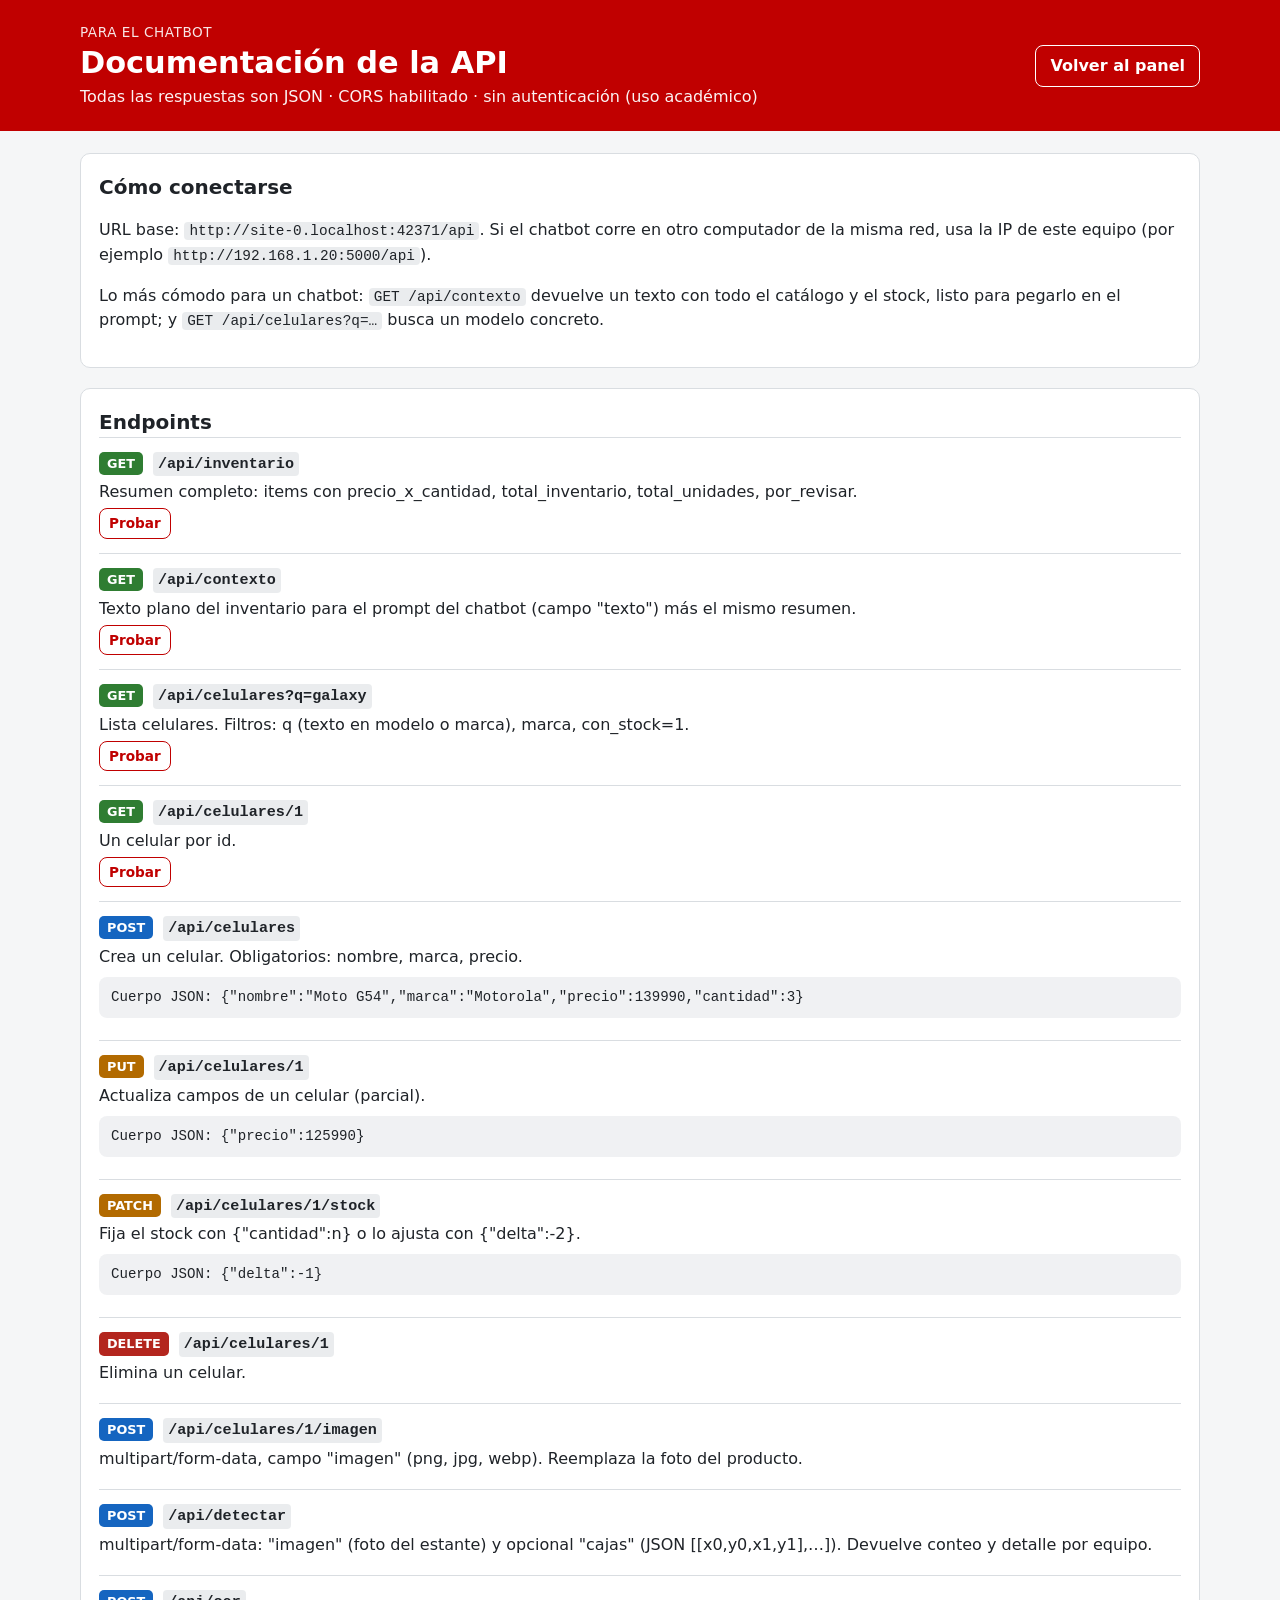
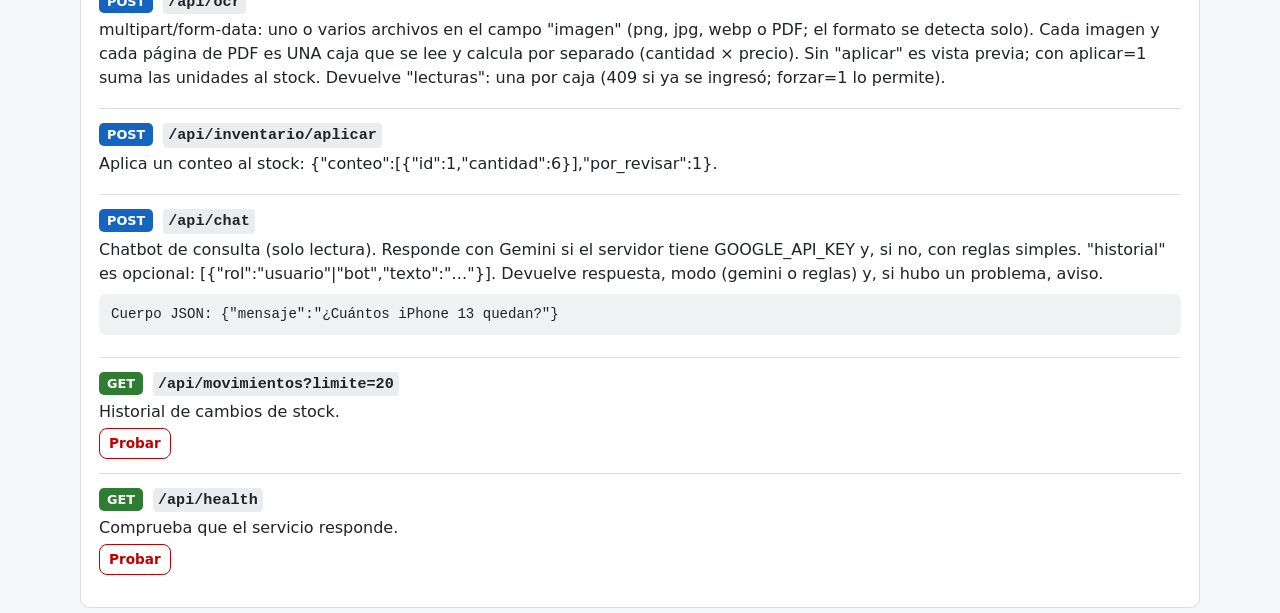
<file: static/docs.html>
<!DOCTYPE html>
<html lang="es">
<head>
<meta charset="utf-8">
<meta name="viewport" content="width=device-width, initial-scale=1">
<title>Documentación de la API</title>
<link rel="stylesheet" href="/static/css/estilos.css">
<style>
  .ep { border-top: 1px solid var(--borde); padding: 14px 0; }
  .ep h3 { margin: 0 0 4px; font-size: 1.05rem; display: flex; gap: 10px; align-items: baseline; flex-wrap: wrap; }
  .m { font-size: .8rem; font-weight: 700; padding: 2px 8px; border-radius: 5px; color: #fff; background: #2f7d32; }
  .m.post { background: #1565c0; } .m.put, .m.patch { background: #b26a00; } .m.delete { background: #b3261e; }
  pre { background: color-mix(in srgb, var(--borde) 40%, transparent); padding: 10px 12px; border-radius: 8px; overflow-x: auto; font-size: .88rem; margin: 8px 0; }
  .salida { max-height: 260px; overflow: auto; }
  .ep p { margin: 4px 0; }
</style>
</head>
<body>
<header class="cabecera">
  <div class="contenedor cabecera-in">
    <div><p class="sup">Para el chatbot</p><h1>Documentación de la API</h1>
      <p class="sub">Todas las respuestas son JSON · CORS habilitado · sin autenticación (uso académico)</p></div>
    <nav><a href="/" class="btn btn-claro">Volver al panel</a></nav>
  </div>
</header>
<main class="contenedor">
  <section class="panel">
    <h2>Cómo conectarse</h2>
    <p>URL base: <code id="base">http://localhost:5000/api</code>. Si el chatbot corre en otro computador de la misma red, usa la IP de este equipo (por ejemplo <code>http://192.168.1.20:5000/api</code>).</p>
    <p>Lo más cómodo para un chatbot: <code>GET /api/contexto</code> devuelve un texto con todo el catálogo y el stock, listo para pegarlo en el prompt; y <code>GET /api/celulares?q=…</code> busca un modelo concreto.</p>
  </section>

  <section class="panel" id="lista"></section>
</main>
<script>
const base = location.origin + "/api";
document.getElementById("base").textContent = base;
const EP = [
  ["get", "/api/inventario", "Resumen completo: items con precio_x_cantidad, total_inventario, total_unidades, por_revisar.", null],
  ["get", "/api/contexto", "Texto plano del inventario para el prompt del chatbot (campo \"texto\") más el mismo resumen.", null],
  ["get", "/api/celulares?q=galaxy", "Lista celulares. Filtros: q (texto en modelo o marca), marca, con_stock=1.", null],
  ["get", "/api/celulares/1", "Un celular por id.", null],
  ["post", "/api/celulares", "Crea un celular. Obligatorios: nombre, marca, precio.", '{"nombre":"Moto G54","marca":"Motorola","precio":139990,"cantidad":3}'],
  ["put", "/api/celulares/1", "Actualiza campos de un celular (parcial).", '{"precio":125990}'],
  ["patch", "/api/celulares/1/stock", "Fija el stock con {\"cantidad\":n} o lo ajusta con {\"delta\":-2}.", '{"delta":-1}'],
  ["delete", "/api/celulares/1", "Elimina un celular.", null],
  ["post", "/api/celulares/1/imagen", "multipart/form-data, campo \"imagen\" (png, jpg, webp). Reemplaza la foto del producto.", null],
  ["post", "/api/detectar", "multipart/form-data: \"imagen\" (foto del estante) y opcional \"cajas\" (JSON [[x0,y0,x1,y1],…]). Devuelve conteo y detalle por equipo.", null],
  ["post", "/api/ocr", "multipart/form-data: uno o varios archivos en el campo \"imagen\" (png, jpg, webp o PDF; el formato se detecta solo). Cada imagen y cada página de PDF es UNA caja que se lee y calcula por separado (cantidad × precio). Sin \"aplicar\" es vista previa; con aplicar=1 suma las unidades al stock. Devuelve \"lecturas\": una por caja (409 si ya se ingresó; forzar=1 lo permite).", null],
  ["post", "/api/inventario/aplicar", "Aplica un conteo al stock: {\"conteo\":[{\"id\":1,\"cantidad\":6}],\"por_revisar\":1}.", null],
  ["post", "/api/chat", "Chatbot de consulta (solo lectura). Responde con Gemini si el servidor tiene GOOGLE_API_KEY y, si no, con reglas simples. \"historial\" es opcional: [{\"rol\":\"usuario\"|\"bot\",\"texto\":\"…\"}]. Devuelve respuesta, modo (gemini o reglas) y, si hubo un problema, aviso.", '{"mensaje":"¿Cuántos iPhone 13 quedan?"}'],
  ["get", "/api/movimientos?limite=20", "Historial de cambios de stock.", null],
  ["get", "/api/health", "Comprueba que el servicio responde.", null],
];
const cont = document.getElementById("lista");
cont.append(Object.assign(document.createElement("h2"), { textContent: "Endpoints" }));
for (const [m, ruta, desc, cuerpo] of EP) {
  const d = document.createElement("div"); d.className = "ep";
  const h = document.createElement("h3");
  const sp = Object.assign(document.createElement("span"), { className: "m " + m, textContent: m.toUpperCase() });
  h.append(sp, Object.assign(document.createElement("code"), { textContent: ruta }));
  d.append(h, Object.assign(document.createElement("p"), { textContent: desc }));
  if (cuerpo) d.append(Object.assign(document.createElement("pre"), { textContent: "Cuerpo JSON: " + cuerpo }));
  if (m === "get") {
    const b = Object.assign(document.createElement("button"), { className: "btn btn-claro btn-mini", textContent: "Probar" });
    const out = Object.assign(document.createElement("pre"), { className: "salida", hidden: true });
    b.onclick = async () => {
      out.hidden = false; out.textContent = "Cargando…";
      try { const r = await fetch(ruta); out.textContent = JSON.stringify(await r.json(), null, 2); }
      catch (e) { out.textContent = "Error: " + e.message; }
    };
    d.append(b, out);
  }
  cont.append(d);
}
</script>
</body>
</html>
</file>
<file: static/css/estilos.css>
:root {
  --rojo: #C00000;
  --rojo-osc: #8f0000;
  --texto: #1f2328;
  --suave: #5b636b;
  --borde: #d9dde1;
  --fondo: #f5f6f7;
  --blanco: #ffffff;
  --ok: #2f7d32;
  --aviso: #b26a00;
}
@media (prefers-color-scheme: dark) {
  :root {
    --texto: #e8eaed; --suave: #a3abb3; --borde: #353b42;
    --fondo: #14171a; --blanco: #1d2125; --rojo: #e04545; --rojo-osc: #ff7a7a;
  }
}
* { box-sizing: border-box; }
html { -webkit-text-size-adjust: 100%; }
body {
  margin: 0; background: var(--fondo); color: var(--texto);
  font: 16px/1.5 Calibri, Carlito, "Segoe UI", system-ui, sans-serif;
}
.contenedor { width: min(1120px, 100% - 32px); margin-inline: auto; }

.cabecera { background: #C00000; color: #fff; padding: 22px 0; }
.cabecera-in { display: flex; justify-content: space-between; align-items: center; gap: 16px; flex-wrap: wrap; }
.cabecera h1 { margin: 0; font-size: 1.9rem; line-height: 1.15; }
.sup { margin: 0 0 4px; font-size: .85rem; letter-spacing: .04em; text-transform: uppercase; opacity: .9; }
.sub { margin: 4px 0 0; opacity: .95; }

main { padding: 22px 0 8px; display: grid; grid-template-columns: minmax(0, 1fr); gap: 20px; }

.kpis { display: grid; grid-template-columns: repeat(4, 1fr); gap: 12px; }
.kpi { background: var(--blanco); border: 1px solid var(--borde); border-radius: 10px; padding: 14px 16px; border-top: 4px solid var(--rojo); }
.kpi-t { display: block; color: var(--suave); font-size: .85rem; }
.kpi strong { font-size: 1.55rem; font-variant-numeric: tabular-nums; }
.kpi-alerta { border-top-color: var(--aviso); }

.panel { background: var(--blanco); border: 1px solid var(--borde); border-radius: 10px; padding: 18px; }
.panel-cab { display: flex; justify-content: space-between; align-items: center; gap: 12px; flex-wrap: wrap; margin-bottom: 12px; }
.panel h2 { margin: 0; font-size: 1.25rem; }
.barra { display: flex; gap: 8px; flex-wrap: wrap; align-items: center; }
.ayuda { color: var(--suave); margin: 0 0 12px; max-width: 70ch; }

input, select, button { font: inherit; }
input[type=search], input[type=text], input[type=number], input:not([type]), select {
  padding: 8px 10px; border: 1px solid var(--borde); border-radius: 8px; background: var(--fondo); color: var(--texto); min-width: 0;
}
input:focus-visible, select:focus-visible, button:focus-visible, a:focus-visible { outline: 3px solid color-mix(in srgb, var(--rojo) 45%, transparent); outline-offset: 1px; }

.btn {
  display: inline-block; padding: 8px 14px; border: 1px solid var(--rojo); background: var(--rojo); color: #fff;
  border-radius: 8px; cursor: pointer; text-decoration: none; font-weight: 600;
}
.btn:hover { background: var(--rojo-osc); border-color: var(--rojo-osc); }
.btn-claro { background: transparent; color: var(--rojo); }
.cabecera .btn-claro { color: #fff; border-color: #fff; }
.cabecera .btn-claro:hover { background: rgba(255,255,255,.15); }
.btn-claro:hover { background: color-mix(in srgb, var(--rojo) 10%, transparent); }
.btn-mini { padding: 4px 9px; font-size: .85rem; }
.btn[disabled] { opacity: .55; cursor: progress; }

.tabla-wrap { overflow-x: auto; }
table { width: 100%; border-collapse: collapse; }
th, td { padding: 10px 12px; text-align: left; border-bottom: 1px solid var(--borde); vertical-align: middle; }
thead th { background: #C00000; color: #fff; font-weight: 600; white-space: nowrap; }
tbody tr:nth-child(even) { background: color-mix(in srgb, var(--borde) 28%, transparent); }
tfoot td { font-weight: 700; background: color-mix(in srgb, var(--borde) 60%, transparent); }
.num { text-align: right; font-variant-numeric: tabular-nums; white-space: nowrap; }
.thumb { width: 54px; height: 104px; object-fit: contain; border: 2px solid #C00000; border-radius: 4px; background: #fff; display: block; }
.modelo { font-weight: 700; }
.det { color: var(--suave); font-size: .85rem; }
.acc { display: flex; gap: 6px; flex-wrap: wrap; }
.stock-ctl { display: inline-flex; gap: 6px; align-items: center; justify-content: flex-end; }
.stock-ctl button { width: 26px; height: 26px; border: 1px solid var(--borde); background: var(--fondo); color: var(--texto); border-radius: 6px; cursor: pointer; font-weight: 700; }
.stock-ctl button:hover { border-color: var(--rojo); }
.vacio { text-align: center; color: var(--suave); }

.res-grid { display: grid; grid-template-columns: minmax(0, 1.5fr) minmax(0, 1fr); gap: 18px; margin-top: 14px; align-items: start; }
.marco { margin: 0; border: 3px solid #C00000; border-radius: 3px; background: #fff; }
.marco img { display: block; width: 100%; height: auto; }
.chips { display: flex; gap: 8px; flex-wrap: wrap; margin-bottom: 10px; }
.chip { padding: 4px 10px; border-radius: 999px; background: color-mix(in srgb, var(--borde) 55%, transparent); font-weight: 600; font-size: .9rem; }
.chip.ok { background: color-mix(in srgb, var(--ok) 18%, transparent); color: var(--ok); }
.chip.aviso { background: color-mix(in srgb, var(--aviso) 20%, transparent); color: var(--aviso); }
.chip.mal { background: color-mix(in srgb, var(--rojo) 18%, transparent); color: var(--rojo); }
.mini { margin-bottom: 10px; }
.mini th { background: transparent; color: var(--texto); border-bottom: 2px solid var(--rojo); }
.mini th small { display: block; font-weight: 400; color: var(--suave); font-size: .75rem; }
#tabla-prediccion th small { color: var(--rojo); font-weight: 600; }

.texto-ocr { white-space: pre-wrap; background: var(--fondo); border: 1px solid var(--borde); border-radius: 8px; padding: 8px 10px; font-size: .8rem; max-height: 200px; overflow: auto; }
.cajas-grid { display: grid; grid-template-columns: repeat(auto-fill, minmax(min(100%, 420px), 1fr)); gap: 14px; margin-top: 12px; }
.caja-card { display: grid; grid-template-columns: minmax(0, 150px) minmax(0, 1fr); gap: 12px; border: 1px solid var(--borde); border-radius: 10px; padding: 10px; align-items: start; }
.caja-card .marco img { width: 100%; }
.tabla-ocr th { width: 45%; background: transparent; color: var(--suave); border-bottom: 1px solid var(--borde); font-weight: 600; }
.tabla-ocr td { font-weight: 600; }
.pie { padding: 4px 0 28px; color: var(--suave); font-size: .9rem; }
code { background: color-mix(in srgb, var(--borde) 55%, transparent); padding: 1px 5px; border-radius: 4px; font-size: .9em; }

dialog { border: 1px solid var(--borde); border-radius: 12px; padding: 0; width: min(560px, calc(100% - 24px)); background: var(--blanco); color: var(--texto); }
dialog::backdrop { background: rgba(0,0,0,.45); }
dialog form { padding: 18px 20px; }
dialog h3 { margin: 0 0 12px; font-size: 1.2rem; }
.campos { display: grid; grid-template-columns: 1fr 1fr; gap: 10px 12px; }
.campos label { display: grid; gap: 3px; font-size: .9rem; color: var(--suave); }
.campos input { color: var(--texto); }
.campos .ancho { grid-column: 1 / -1; }
.acciones-dlg { display: flex; justify-content: flex-end; gap: 8px; margin-top: 14px; }
.error { color: #c62828; margin: 10px 0 0; }

#toast {
  position: fixed; left: 50%; bottom: 20px; transform: translate(-50%, 20px); background: #222; color: #fff;
  padding: 10px 16px; border-radius: 8px; opacity: 0; pointer-events: none; transition: .25s; max-width: calc(100% - 32px);
}
#toast.ver { opacity: 1; transform: translate(-50%, 0); }
#toast.mal { background: #b3261e; }

@media (max-width: 860px) {
  .kpis { grid-template-columns: repeat(2, 1fr); }
  .res-grid { grid-template-columns: 1fr; }
}
@media (max-width: 520px) {
  .campos { grid-template-columns: 1fr; }
  .cabecera h1 { font-size: 1.55rem; }
  .barra > * { flex: 1 1 100%; }
}
@media (prefers-reduced-motion: reduce) { #toast { transition: none; } }

.aviso-ocr { margin: 0 0 .8rem; padding: .6rem .8rem; border-radius: 8px; background: color-mix(in srgb, var(--aviso) 18%, transparent); color: var(--texto, inherit); font-size: .92rem; }
.aviso-ocr[hidden] { display: none; }

/* ---------- Chatbot de consulta (boton flotante + ventana) ---------- */
.chat-boton {
  position: fixed; right: 20px; bottom: 20px; z-index: 20; padding: 12px 18px; border: 0; border-radius: 999px;
  background: var(--rojo); color: #fff; font-weight: 700; cursor: pointer; box-shadow: 0 4px 14px rgba(0,0,0,.28);
}
.chat-boton:hover { background: var(--rojo-osc); }
.chat-ventana {
  position: fixed; right: 20px; bottom: 76px; z-index: 20; width: min(380px, calc(100vw - 24px)); height: min(560px, calc(100vh - 100px));
  display: flex; flex-direction: column; background: var(--blanco); color: var(--texto);
  border: 1px solid var(--borde); border-radius: 12px; box-shadow: 0 10px 30px rgba(0,0,0,.3); overflow: hidden;
}
.chat-ventana[hidden] { display: none; }
.chat-cab { display: flex; justify-content: space-between; align-items: center; gap: 8px; padding: 10px 14px; background: #C00000; color: #fff; }
.chat-cab small { display: block; opacity: .9; font-size: .78rem; }
.chat-cerrar { background: transparent; border: 0; color: #fff; font-size: 1.6rem; line-height: 1; cursor: pointer; padding: 0 4px; }
.chat-mensajes { flex: 1; overflow-y: auto; padding: 12px; display: flex; flex-direction: column; gap: 8px; }
.chat-msg { max-width: 86%; padding: 8px 12px; border-radius: 12px; white-space: pre-wrap; overflow-wrap: anywhere; font-size: .95rem; }
.chat-msg.usuario { align-self: flex-end; background: var(--rojo); color: #fff; border-bottom-right-radius: 3px; }
.chat-msg.bot { align-self: flex-start; background: var(--fondo); border: 1px solid var(--borde); border-bottom-left-radius: 3px; }
.chat-msg.pensando { color: var(--suave); font-style: italic; }
.chat-msg.aviso { align-self: center; max-width: 95%; background: color-mix(in srgb, var(--aviso) 18%, transparent); color: var(--texto); font-size: .82rem; text-align: center; }
.chat-sugerencias { display: flex; flex-wrap: wrap; gap: 6px; padding: 0 12px 8px; }
.chat-sugerencias[hidden] { display: none; }
.chat-sug { padding: 4px 10px; border: 1px solid var(--rojo); border-radius: 999px; background: transparent; color: var(--rojo); font-size: .82rem; cursor: pointer; }
.chat-sug:hover { background: color-mix(in srgb, var(--rojo) 10%, transparent); }
.chat-form { display: flex; gap: 8px; padding: 10px 12px; border-top: 1px solid var(--borde); }
.chat-form input { flex: 1; }
@media (max-width: 520px) { .chat-ventana { right: 12px; bottom: 70px; } .chat-boton { right: 12px; bottom: 12px; } }
</file>
